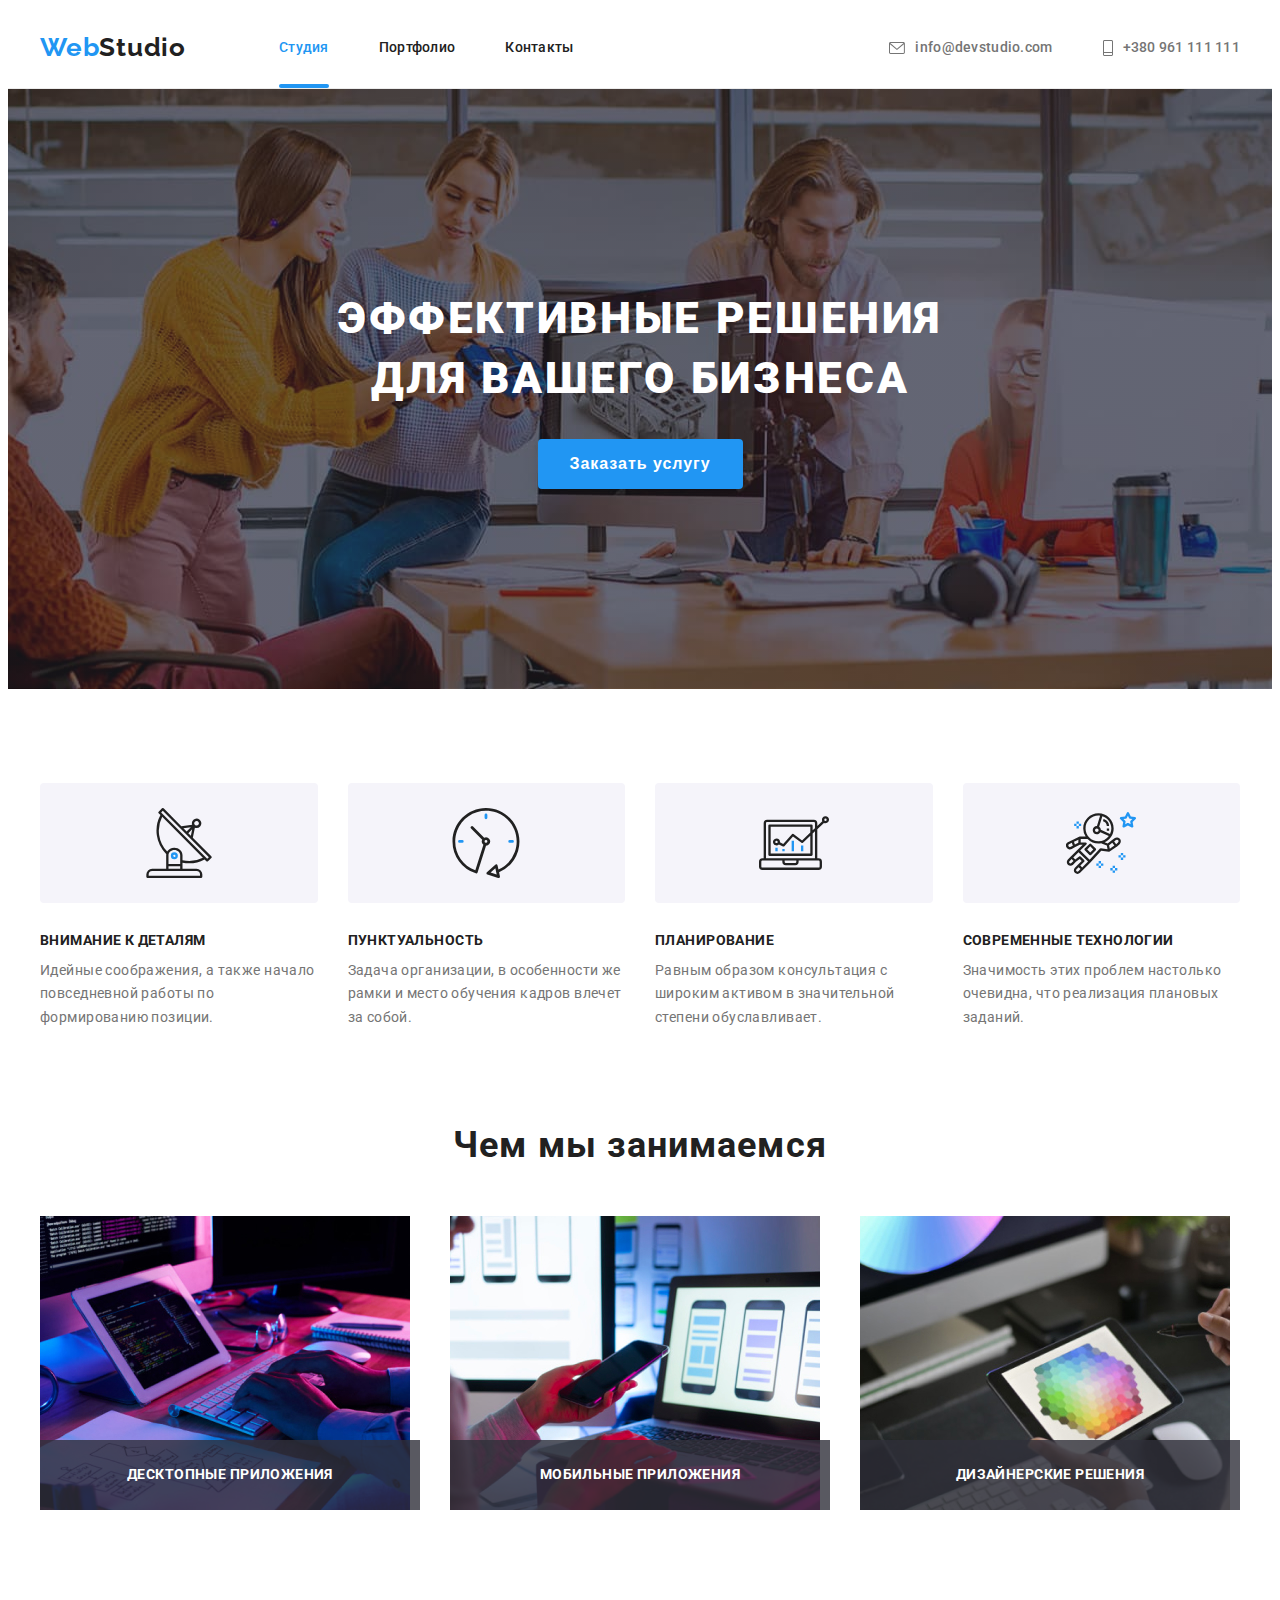
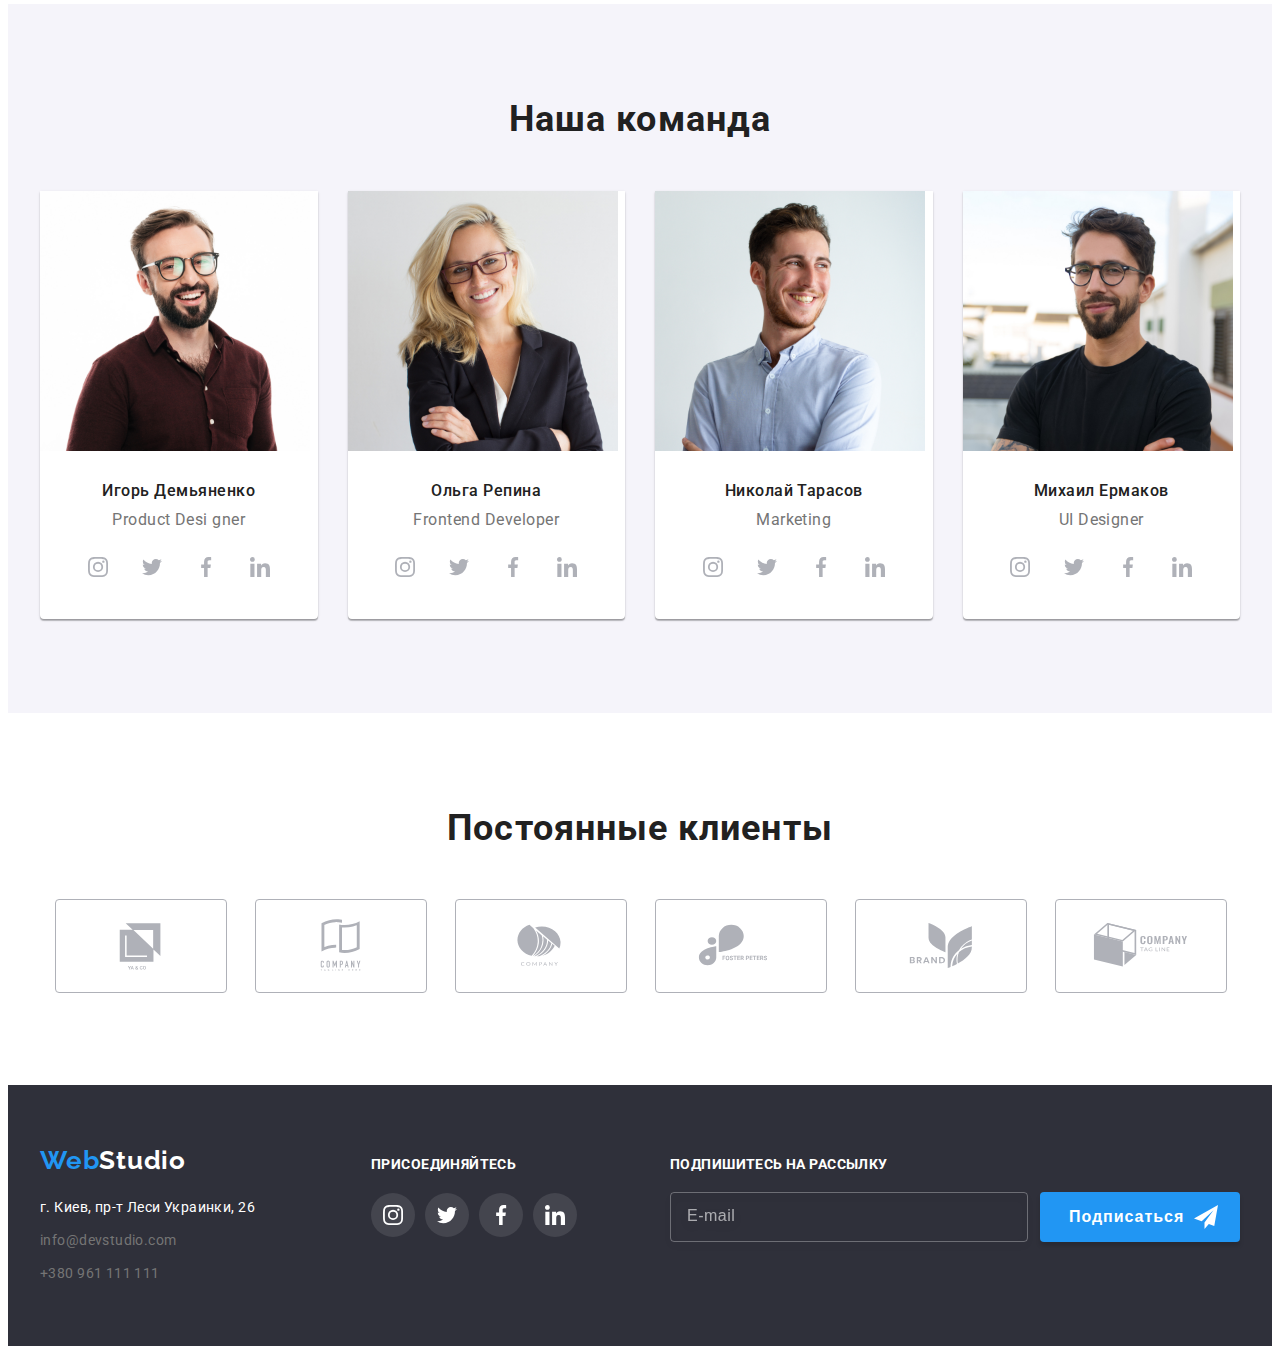
<file: index.html>
<!DOCTYPE html>
<html lang="ru">
  <head>
    <meta charset="UTF-8" />
    <meta http-equiv="X-UA-Compatible" content="IE=edge" />
    <meta name="viewport" content="width=device-width, initial-scale=1.0" />
    <title>Студия</title>
    <link rel="preconnect" href="https://fonts.googleapis.com" />
    <link rel="preconnect" href="https://fonts.gstatic.com" crossorigin />
    <link
      href="https://fonts.googleapis.com/css2?family=Raleway:wght@700&family=Roboto:wght@400;500;700;900&display=swap"
      rel="stylesheet"
    />
    <link
      rel="stylesheet"
      href="https://cdnjs.cloudflare.com/ajax/libs/modern-normalize/1.1.0/modern-normalize.min.css"
      integrity="sha512-wpPYUAdjBVSE4KJnH1VR1HeZfpl1ub8YT/NKx4PuQ5NmX2tKuGu6U/JRp5y+Y8XG2tV+wKQpNHVUX03MfMFn9Q=="
      crossorigin="anonymous"
      referrerpolicy="no-referrer"
    />
    <link rel="stylesheet" href="./css/styles.css" />
  </head>
  <body>
    <!-- Шапка сайта -->
    <header class="header">
      <div class="container header-container">
        <!-- Логотип сайта -->
        <a href="" class="logo"><span class="logo-accent">Web</span>Studio</a>
        <!-- Навигация, телефон, нотакты -->
        <!-- Основной блок навигации -->
        <nav>
          <ul class="nav-container">
            <li class="nav-item"><a href="" class="link current">Студия</a></li>
            <li class="nav-item">
              <a href="./portfolio.html" class="link">Портфолио</a>
            </li>
            <li class="nav-item"><a href="" class="link">Контакты</a></li>
          </ul>
        </nav>
        <!-- Телефон и e-mail -->
        <ul class="header-contacts">
          <li class="contacts-item">
            <a href="mailto:info@devstudio.com" class="link contacts-link">
              <svg width="16" height="12" class="contacts-icon">
                <use href="./images/new-sprite.svg#icon-envelope"></use>
              </svg>
              <span> info@devstudio.com</span>
            </a>
          </li>
          <li class="contacts-item">
            <a href="tel:+380961111111" class="link contacts-link">
              <svg width="10" height="16" class="contacts-icon">
                <use href="./images/new-sprite.svg#icon-phone"></use>
              </svg>
              <span>+380 961 111 111</span>
            </a>
          </li>
        </ul>
      </div>
    </header>

    <!--Уникальный контент страницы  -->
    <main>
      <!-- Заголовок страницы -->
      <section class="hero">
        <div>
          <h1 class="hero-title">Эффективные решения для вашего бизнеса</h1>
          <button type="button" class="hero-button" data-modal-open>Заказать услугу</button>
        </div>
      </section>
      <!-- Особенности компаниии -->
      <section class="section">
        <div class="container">
          <h2 class="visually-hidden">Наши преимущества</h2>
          <ul class="advantages-set">
            <li class="advantages-item">
              <div class="container-advantages-icon">
                <svg width="70" height="70" class="advantages-icon">
                  <use href="./images/new-sprite.svg#icon-antena"></use>
                </svg>
              </div>
              <h3 class="advantages-title">Внимание к деталям</h3>
              <p class="advantages-text">
                Идейные соображения, а также начало повседневной работы по формированию позиции.
              </p>
            </li>

            <li class="advantages-item">
              <div class="container-advantages-icon">
                <svg width="70" height="70" class="advantages-icon">
                  <use href="./images/new-sprite.svg#icon-time"></use>
                </svg>
              </div>
              <h3 class="advantages-title">Пунктуальность</h3>
              <p class="advantages-text">
                Задача организации, в особенности же рамки и место обучения кадров влечет за собой.
              </p>
            </li>

            <li class="advantages-item">
              <div class="container-advantages-icon">
                <svg width="70" height="70" class="advantages-icon">
                  <use href="./images/new-sprite.svg#icon-computer"></use>
                </svg>
              </div>
              <h3 class="advantages-title">Планирование</h3>
              <p class="advantages-text">
                Равным образом консультация с широким активом в значительной степени обуславливает.
              </p>
            </li>

            <li class="advantages-item">
              <div class="container-advantages-icon">
                <svg width="70" height="70">
                  <use href="./images/new-sprite.svg#icon-astronaut" class="advantages-icon"></use>
                </svg>
              </div>
              <h3 class="advantages-title">Современные технологии</h3>
              <p class="advantages-text">
                Значимость этих проблем настолько очевидна, что реализация плановых заданий.
              </p>
            </li>
          </ul>
        </div>
      </section>

      <!-- Чем мы занимаемся -->
      <section class="section our-work">
        <div class="container">
          <h2 class="section-title">Чем мы занимаемся</h2>
          <ul class="our-work-set">
            <li class="our-work-item">
              <img src="./images/computer-and-tablet-1.jpg" alt="computer and tablet" width="370" />
              <p class="our-work-lebel">Десктопные приложения</p>
            </li>

            <li class="our-work-item">
              <img
                src="./images/computer-and-smartphone-1.jpg"
                alt="computer and smartphone"
                width="370"
              />
              <p class="our-work-lebel">Мобильные приложения</p>
            </li>

            <li class="our-work-item">
              <img src="./images/computer-and-tablet-2.jpg" alt="computer and tablet" width="370" />
              <p class="our-work-lebel">Дизайнерские решения</p>
            </li>
          </ul>
        </div>
      </section>

      <!-- Наша команда -->
      <section class="section our-team">
        <div class="container">
          <h2 class="section-title">Наша команда</h2>
          <ul class="our-team-set">
            <li class="our-team-item">
              <img src="./images/Игорь-Демьяненко.jpg" alt="фото Игорь Демьяненко" width="270" />
              <div class="our-team-member">
                <h3 class="our-team-title">Игорь Демьяненко</h3>
                <p class="our-team-text">Product Desi gner</p>
                <ul class="container-team-icon">
                  <li class="team-item">
                    <a href="" class="team-link">
                      <svg width="20" height="20" class="team-icon">
                        <use href="./images/new-sprite.svg#icon-instagram"></use>
                      </svg>
                    </a>
                  </li>
                  <li class="team-item">
                    <a href="" class="team-link">
                      <svg width="20" height="20" class="team-icon">
                        <use href="./images/new-sprite.svg#icon-twiter"></use>
                      </svg>
                    </a>
                  </li>
                  <li class="team-item">
                    <a href="" class="team-link">
                      <svg width="20" height="20" class="team-icon">
                        <use href="./images/new-sprite.svg#icon-facebook"></use>
                      </svg>
                    </a>
                  </li>
                  <li class="team-item">
                    <a href="" class="team-link">
                      <svg width="20" height="20" class="team-icon">
                        <use href="./images/new-sprite.svg#icon-linkedin"></use>
                      </svg>
                    </a>
                  </li>
                </ul>
              </div>
            </li>

            <li class="our-team-item">
              <img src="./images/Ольга-Репина.jpg" alt="фото Ольга Репина" width="270" />
              <div class="our-team-member">
                <h3 class="our-team-title">Ольга Репина</h3>
                <p class="our-team-text">Frontend Developer</p>
                <ul class="container-team-icon">
                  <li class="team-item">
                    <a href="" class="team-link">
                      <svg width="20" height="20" class="team-icon">
                        <use href="./images/new-sprite.svg#icon-instagram"></use>
                      </svg>
                    </a>
                  </li>
                  <li class="team-item">
                    <a href="" class="team-link">
                      <svg width="20" height="20" class="team-icon">
                        <use href="./images/new-sprite.svg#icon-twiter"></use>
                      </svg>
                    </a>
                  </li>
                  <li class="team-item">
                    <a href="" class="team-link">
                      <svg width="20" height="20" class="team-icon">
                        <use href="./images/new-sprite.svg#icon-facebook"></use>
                      </svg>
                    </a>
                  </li>
                  <li class="team-item">
                    <a href="" class="team-link">
                      <svg width="20" height="20" class="team-icon">
                        <use href="./images/new-sprite.svg#icon-linkedin"></use>
                      </svg>
                    </a>
                  </li>
                </ul>
              </div>
            </li>

            <li class="our-team-item">
              <img src="./images/Николай-Тарасов.jpg" alt="фото Николай Тарасов" width="270" />
              <div class="our-team-member">
                <h3 class="our-team-title">Николай Тарасов</h3>
                <p class="our-team-text">Marketing</p>
                <ul class="container-team-icon">
                  <li class="team-item">
                    <a href="" class="team-link">
                      <svg width="20" height="20" class="team-icon">
                        <use href="./images/new-sprite.svg#icon-instagram"></use>
                      </svg>
                    </a>
                  </li>
                  <li class="team-item">
                    <a href="" class="team-link">
                      <svg width="20" height="20" class="team-icon">
                        <use href="./images/new-sprite.svg#icon-twiter"></use>
                      </svg>
                    </a>
                  </li>
                  <li class="team-item">
                    <a href="" class="team-link">
                      <svg width="20" height="20" class="team-icon">
                        <use href="./images/new-sprite.svg#icon-facebook"></use>
                      </svg>
                    </a>
                  </li>
                  <li class="team-item">
                    <a href="" class="team-link">
                      <svg width="20" height="20" class="team-icon">
                        <use href="./images/new-sprite.svg#icon-linkedin"></use>
                      </svg>
                    </a>
                  </li>
                </ul>
              </div>
            </li>

            <li class="our-team-item">
              <img src="./images/Михаил-Ермаков.jpg" alt="фото Михаил Ермаков" width="270" />
              <div class="our-team-member">
                <h3 class="our-team-title">Михаил Ермаков</h3>
                <p class="our-team-text">UI Designer</p>
                <ul class="container-team-icon">
                  <li class="team-item">
                    <a href="" class="team-link">
                      <svg width="20" height="20" class="team-icon">
                        <use href="./images/new-sprite.svg#icon-instagram"></use>
                      </svg>
                    </a>
                  </li>
                  <li class="team-item">
                    <a href="" class="team-link">
                      <svg width="20" height="20" class="team-icon">
                        <use href="./images/new-sprite.svg#icon-twiter"></use>
                      </svg>
                    </a>
                  </li>
                  <li class="team-item">
                    <a href="" class="team-link">
                      <svg width="20" height="20" class="team-icon">
                        <use href="./images/new-sprite.svg#icon-facebook"></use>
                      </svg>
                    </a>
                  </li>
                  <li class="team-item">
                    <a href="" class="team-link">
                      <svg width="20" height="20" class="team-icon">
                        <use href="./images/new-sprite.svg#icon-linkedin"></use>
                      </svg>
                    </a>
                  </li>
                </ul>
              </div>
            </li>
          </ul>
        </div>
      </section>

      <!-- Постоянные клиенты -->

      <section class="section">
        <div class="container">
          <h2 class="section-title">Постоянные клиенты</h2>
          <ul class="clients-set">
            <li class="clients-item">
              <a href="" class="clients-link">
                <svg width="106" height="60" class="clients-icon">
                  <use href="./images/new-sprite.svg#icon-ya-co"></use>
                </svg>
              </a>
            </li>
            <li class="clients-item">
              <a href="" class="clients-link">
                <svg width="106" height="60" class="clients-icon">
                  <use href="./images/new-sprite.svg#icon-company-tag-line"></use>
                </svg>
              </a>
            </li>
            <li class="clients-item">
              <a href="" class="clients-link">
                <svg width="106" height="60" class="clients-icon">
                  <use href="./images/new-sprite.svg#icon-company"></use>
                </svg>
              </a>
            </li>
            <li class="clients-item">
              <a href="" class="clients-link">
                <svg width="106" height="60" class="clients-icon">
                  <use href="./images/new-sprite.svg#icon-foster-peters"></use>
                </svg>
              </a>
            </li>
            <li class="clients-item">
              <a href="" class="clients-link">
                <svg width="106" height="60" class="clients-icon">
                  <use href="./images/new-sprite.svg#icon-brand"></use>
                </svg>
              </a>
            </li>
            <li class="clients-item">
              <a href="" class="clients-link">
                <svg width="106" height="60" class="clients-icon">
                  <use href="./images/new-sprite.svg#icon-tag-line"></use>
                </svg>
              </a>
            </li>
          </ul>
        </div>
      </section>
    </main>

    <!-- Футер -->
    <footer class="footer">
      <!-- Адрес -->
      <div class="container address-join-container">
        <div class="logo-address-container">
          <a href="" class="logo"
            ><span class="logo-accent">Web</span><span class="logo-accent-studio">Studio</span></a
          >
          <address class="address">
            <ul class="address-set">
              <li class="address-item">
                <a
                  href="https://goo.gl/maps/mUnxRLxeDmvpBzua8"
                  target="_blank"
                  class="footer-link address-link"
                  >г. Киев, пр-т Леси Украинки, 26</a
                >
              </li>
              <li class="address-item">
                <a href="mailto:info@devstudio.com" class="footer-link">info@devstudio.com</a>
              </li>
              <li class="address-item">
                <a href="tel:+380961111111" class="footer-link">+380 961 111 111</a>
              </li>
            </ul>
          </address>
        </div>
        <!-- Присоединяйтесь -->
        <div class="join-container">
          <p class="join-text">присоединяйтесь</p>
          <ul class="join-set">
            <li class="join-item">
              <a href="" class="join-link">
                <svg width="20" height="20" class="join-icon">
                  <use href="./images/new-sprite.svg#icon-instagram"></use>
                </svg>
              </a>
            </li>
            <li class="join-item">
              <a href="" class="join-link">
                <svg width="20" height="20" class="join-icon">
                  <use href="./images/new-sprite.svg#icon-twiter"></use>
                </svg>
              </a>
            </li>
            <li class="join-item">
              <a href="" class="join-link">
                <svg width="20" height="20" class="join-icon">
                  <use href="./images/new-sprite.svg#icon-facebook"></use>
                </svg>
              </a>
            </li>
            <li class="join-item">
              <a href="" class="join-link">
                <svg width="20" height="20" class="join-icon">
                  <use href="./images/new-sprite.svg#icon-linkedin"></use>
                </svg>
              </a>
            </li>
          </ul>
        </div>
        <!-- Подпишитесь на рассылку -->
        <form class="sign-form">
          <label class="sign-label">
            Подпишитесь на рассылку
            <input type="email" name="email" class="sign-input" placeholder="E-mail" />
          </label>
          <button type="submit" class="sign-button">
            Подписаться
            <svg width="24" height="24" class="sign-button-icon">
              <use href="./images/icons.svg#icon-send"></use>
            </svg>
          </button>
        </form>
      </div>
    </footer>
    <div class="backdrop is-hidden" data-modal>
      <div class="modal" data-modal-open>
        <button class="modal-close" data-modal-close>
          <svg width="11" height="11" class="close-icon">
            <use href="./images/new-sprite.svg#icon-close"></use>
          </svg>
        </button>
        <form class="callback-form">
          <p class="callback-form-title">Оставьте свои данные, мы вам перезвоним</p>
          <label class="callback-form-label">
            Имя
            <span class="callback-form-group">
              <input type="text" name="name" class="callback-form-input" />
              <svg width="18" height="18" class="callback-input-icon">
                <use href="./images/icons.svg#icon-person-black"></use>
              </svg>
            </span>
          </label>
          <label class="callback-form-label">
            Телефон
            <span class="callback-form-group">
              <input type="tel" name="tel" class="callback-form-input" />
              <svg width="18" height="18" class="callback-input-icon">
                <use href="./images/icons.svg#icon-phone-black"></use>
              </svg>
            </span>
          </label>
          <label class="callback-form-label">
            Почта
            <span class="callback-form-group">
              <input type="email" name="email" class="callback-form-input" />
              <svg width="18" height="18" class="callback-input-icon">
                <use href="./images/icons.svg#icon-email-black"></use>
              </svg>
            </span>
          </label>
          <label class="callback-form-label">
            Комментарий
            <textarea
              name="comment"
              placeholder="Введите текст"
              class="callback-form-comment"
            ></textarea>
          </label>
          <label class="checkbox-label">
            <input type="checkbox" class="checkbox-input visually-hidden" />
            <svg width="16" height="15" class="checkbox-icon">
              <use href="./images/icons.svg#icon-check"></use>
            </svg>
            Соглашаюсь с рассылкой и принимаю<a href="" class="policy">Условия договора</a>
          </label>
          <button type="submit" class="callback-button">Отправить</button>
        </form>
      </div>
    </div>
    <script src="./js/modal.js"></script>
  </body>
</html>
</file>
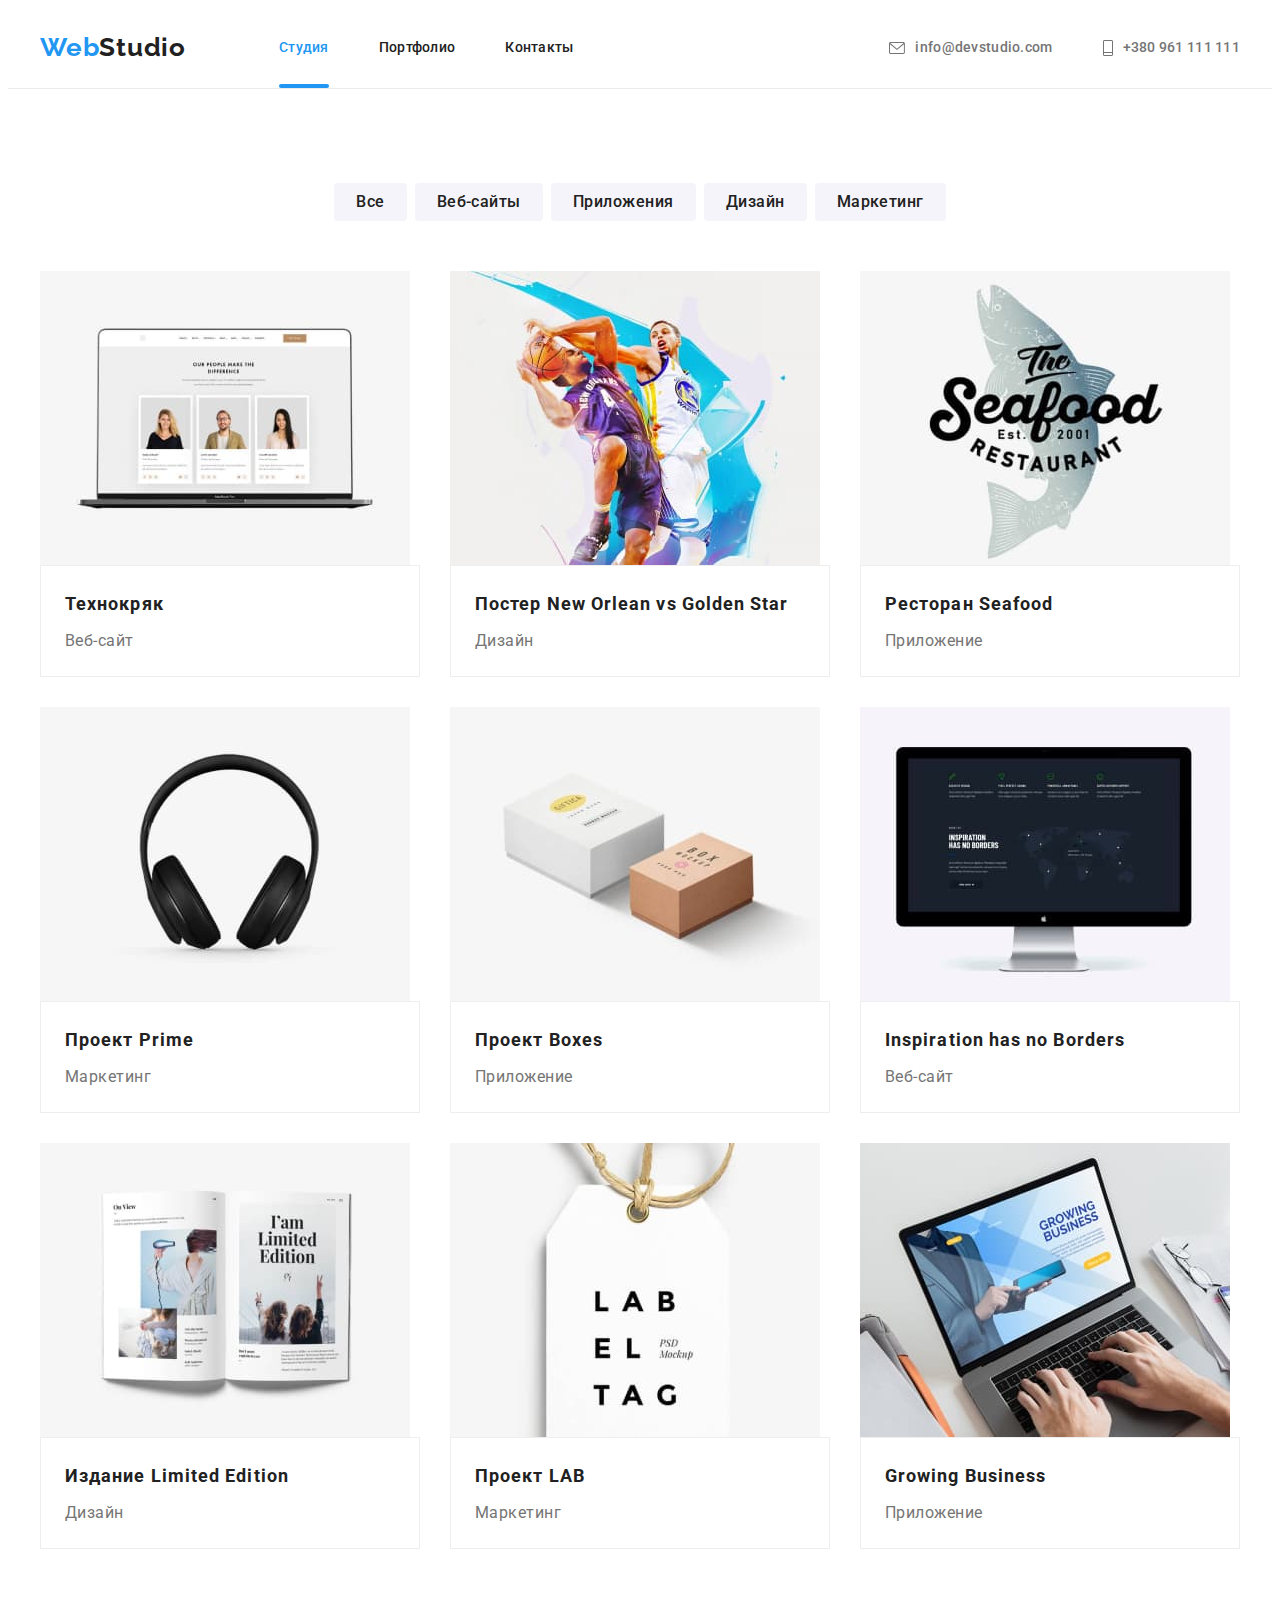
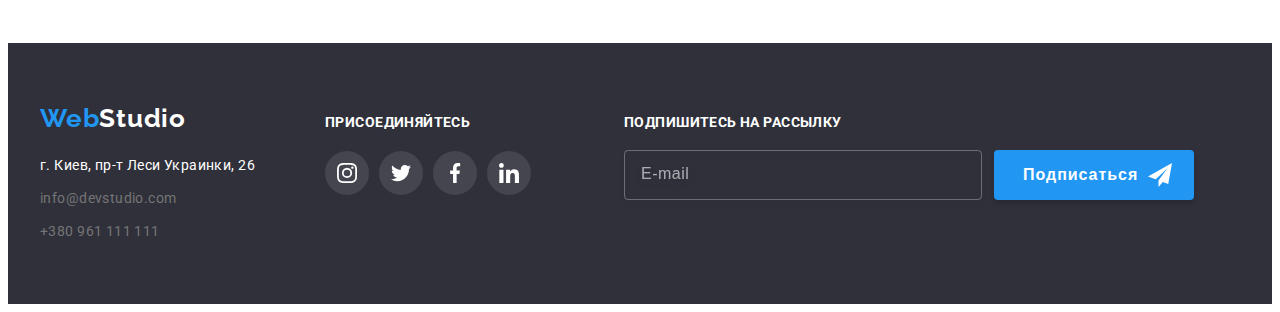
<file: portfolio.html>
<!DOCTYPE html>
<html lang="en">
  <head>
    <meta charset="UTF-8" />
    <meta http-equiv="X-UA-Compatible" content="IE=edge" />
    <meta name="viewport" content="width=device-width, initial-scale=1.0" />
    <title>Портфолио</title>
    <link
      rel="stylesheet"
      href="https://cdnjs.cloudflare.com/ajax/libs/modern-normalize/1.1.0/modern-normalize.min.css"
      integrity="sha512-wpPYUAdjBVSE4KJnH1VR1HeZfpl1ub8YT/NKx4PuQ5NmX2tKuGu6U/JRp5y+Y8XG2tV+wKQpNHVUX03MfMFn9Q=="
      crossorigin="anonymous"
      referrerpolicy="no-referrer"
    />
    <link rel="preconnect" href="https://fonts.googleapis.com" />
    <link rel="preconnect" href="https://fonts.gstatic.com" crossorigin />
    <link
      href="https://fonts.googleapis.com/css2?family=Raleway:wght@700&family=Roboto:wght@400;500;700;900&display=swap"
      rel="stylesheet"
    />
    <link rel="stylesheet" href="./css/styles.css" />
  </head>
  <body>
    <!-- Шапка сайта -->
    <header class="header">
      <div class="container header-container">
        <!-- Логотип сайта -->
        <a href="" class="logo"><span class="logo-accent">Web</span>Studio</a>
        <!-- Навигация, телефон, нотакты -->
        <!-- Основной блок навигации -->
        <nav>
          <ul class="nav-container">
            <li class="nav-item"><a href="" class="link current">Студия</a></li>
            <li class="nav-item">
              <a href="./portfolio.html" class="link">Портфолио</a>
            </li>
            <li class="nav-item"><a href="" class="link">Контакты</a></li>
          </ul>
        </nav>
        <!-- Телефон и e-mail -->
        <ul class="header-contacts">
          <li class="contacts-item">
            <a href="mailto:info@devstudio.com" class="link contacts-link">
              <svg width="16" height="12" class="contacts-icon">
                <use href="./images/new-sprite.svg#icon-envelope"></use>
              </svg>
              <span> info@devstudio.com</span>
            </a>
          </li>
          <li class="contacts-item">
            <a href="tel:+380961111111" class="link contacts-link">
              <svg width="10" height="16" class="contacts-icon">
                <use href="./images/new-sprite.svg#icon-phone"></use>
              </svg>
              <span>+380 961 111 111</span>
            </a>
          </li>
        </ul>
      </div>
    </header>

    <!-- Уникальный контент -->
    <main>
      <section class="section">
        <div class="container">
          <h1 class="visually-hidden">Примеры работ</h1>
          <ul class="exemples-set">
            <li class="exemples-item">
              <button type="button" class="exemples-button">Все</button>
            </li>
            <li class="exemples-item">
              <button type="button" class="exemples-button">Веб-сайты</button>
            </li>
            <li class="exemples-item">
              <button type="button" class="exemples-button">Приложения</button>
            </li>
            <li class="exemples-item">
              <button type="button" class="exemples-button">Дизайн</button>
            </li>
            <li class="exemples-item">
              <button type="button" class="exemples-button">Маркетинг</button>
            </li>
          </ul>
          <ul class="galery-set">
            <li class="galery-item">
              <a href="" class="galery-link">
                <div class="galery-item-wrap">
                  <img src="./images/tehnokriak.jpg" alt="laptop" width="370" />
                  <p class="galery-item-text">
                    Технокряк это современная площадка распространения коронавируса. Компании
                    используют эту платформу для цифрового шпионажа и атак на защищённые сервера
                    конкурентов.
                  </p>
                </div>
                <div class="item-name">
                  <h2 class="galery-title">Технокряк</h2>
                  <p class="galery-text">Веб-сайт</p>
                </div>
              </a>
            </li>

            <li class="galery-item">
              <a href="" class="galery-link">
                <div class="galery-item-wrap">
                  <img
                    src="./images/new-orlean-vs-golden-star.jpg"
                    alt="Постер New Orlean vs Golden Star"
                    width="370"
                  />
                  <p class="galery-item-text">
                    Технокряк это современная площадка распространения коронавируса. Компании
                    используют эту платформу для цифрового шпионажа и атак на защищённые сервера
                    конкурентов.
                  </p>
                </div>
                <div class="item-name">
                  <h2 class="galery-title">Постер New Orlean vs Golden Star</h2>
                  <p class="galery-text">Дизайн</p>
                </div>
              </a>
            </li>

            <li class="galery-item">
              <a href="" class="galery-link">
                <div class="galery-item-wrap">
                  <img src="./images/restorant-seafood.jpg" alt="Ресторан Seafood" width="370" />
                  <p class="galery-item-text">
                    Технокряк это современная площадка распространения коронавируса. Компании
                    используют эту платформу для цифрового шпионажа и атак на защищённые сервера
                    конкурентов.
                  </p>
                </div>
                <div class="item-name">
                  <h2 class="galery-title">Ресторан Seafood</h2>
                  <p class="galery-text">Приложение</p>
                </div>
              </a>
            </li>

            <li class="galery-item">
              <a href="" class="galery-link">
                <div class="galery-item-wrap">
                  <img src="./images/prime.jpg" alt="Проект Prime" width="370" />
                  <p class="galery-item-text">
                    Технокряк это современная площадка распространения коронавируса. Компании
                    используют эту платформу для цифрового шпионажа и атак на защищённые сервера
                    конкурентов.
                  </p>
                </div>
                <div class="item-name">
                  <h2 class="galery-title">Проект Prime</h2>
                  <p class="galery-text">Маркетинг</p>
                </div>
              </a>
            </li>

            <li class="galery-item">
              <a href="" class="galery-link">
                <div class="galery-item-wrap">
                  <img src="./images/boxes.jpg" alt="Проект Boxes" width="370" />
                  <p class="galery-item-text">
                    Технокряк это современная площадка распространения коронавируса. Компании
                    используют эту платформу для цифрового шпионажа и атак на защищённые сервера
                    конкурентов.
                  </p>
                </div>
                <div class="item-name">
                  <h2 class="galery-title">Проект Boxes</h2>
                  <p class="galery-text">Приложение</p>
                </div>
              </a>
            </li>

            <li class="galery-item">
              <a href="" class="galery-link">
                <div class="galery-item-wrap">
                  <img
                    src="./images/inspiration-has-no-borders.jpg"
                    alt="Inspiration has no Borders"
                    width="370"
                  />
                  <p class="galery-item-text">
                    Технокряк это современная площадка распространения коронавируса. Компании
                    используют эту платформу для цифрового шпионажа и атак на защищённые сервера
                    конкурентов.
                  </p>
                </div>
                <div class="item-name">
                  <h2 class="galery-title">Inspiration has no Borders</h2>
                  <p class="galery-text">Веб-сайт</p>
                </div>
              </a>
            </li>

            <li class="galery-item">
              <a href="" class="galery-link">
                <div class="galery-item-wrap">
                  <img
                    src="./images/limited-edition.jpg"
                    alt="Издание Limited Edition"
                    width="370"
                  />
                  <p class="galery-item-text">
                    Технокряк это современная площадка распространения коронавируса. Компании
                    используют эту платформу для цифрового шпионажа и атак на защищённые сервера
                    конкурентов.
                  </p>
                </div>
                <div class="item-name">
                  <h2 class="galery-title">Издание Limited Edition</h2>
                  <p class="galery-text">Дизайн</p>
                </div>
              </a>
            </li>

            <li class="galery-item">
              <a href="" class="galery-link">
                <div class="galery-item-wrap">
                  <img src="./images/lab.jpg" alt="Проект LAB" width="370" />
                  <p class="galery-item-text">
                    Технокряк это современная площадка распространения коронавируса. Компании
                    используют эту платформу для цифрового шпионажа и атак на защищённые сервера
                    конкурентов.
                  </p>
                </div>
                <div class="item-name">
                  <h2 class="galery-title">Проект LAB</h2>
                  <p class="galery-text">Маркетинг</p>
                </div>
              </a>
            </li>

            <li class="galery-item">
              <a href="" class="galery-link">
                <div class="galery-item-wrap">
                  <img src="./images/growing-business.jpg" alt="Growing Business" width="370" />
                  <p class="galery-item-text">
                    Технокряк это современная площадка распространения коронавируса. Компании
                    используют эту платформу для цифрового шпионажа и атак на защищённые сервера
                    конкурентов.
                  </p>
                </div>
                <div class="item-name">
                  <h2 class="galery-title">Growing Business</h2>
                  <p class="galery-text">Приложение</p>
                </div>
              </a>
            </li>
          </ul>
        </div>
      </section>
    </main>
    <!-- Футер -->
    <footer class="footer">
      <!-- Адрес -->
      <div class="container address-join-container">
        <div class="logo-address-cotainer">
          <a href="" class="logo"
            ><span class="logo-accent">Web</span><span class="logo-accent-studio">Studio</span></a
          >
          <address class="address">
            <ul class="address-set">
              <li class="address-item">
                <a
                  href="https://goo.gl/maps/mUnxRLxeDmvpBzua8"
                  target="_blank"
                  class="footer-link address-link"
                  >г. Киев, пр-т Леси Украинки, 26</a
                >
              </li>
              <li class="address-item">
                <a href="mailto:info@devstudio.com" class="footer-link">info@devstudio.com</a>
              </li>
              <li class="address-item">
                <a href="tel:+380961111111" class="footer-link">+380 961 111 111</a>
              </li>
            </ul>
          </address>
        </div>
        <!-- Присоединяйтесь -->
        <div class="join-container">
          <p class="join-text">присоединяйтесь</p>
          <ul class="join-set">
            <li class="join-item">
              <a href="" class="join-link">
                <svg width="20" height="20" class="join-icon">
                  <use href="./images/new-sprite.svg#icon-instagram"></use>
                </svg>
              </a>
            </li>
            <li class="join-item">
              <a href="" class="join-link">
                <svg width="20" height="20" class="join-icon">
                  <use href="./images/new-sprite.svg#icon-twiter"></use>
                </svg>
              </a>
            </li>
            <li class="join-item">
              <a href="" class="join-link">
                <svg width="20" height="20" class="join-icon">
                  <use href="./images/new-sprite.svg#icon-facebook"></use>
                </svg>
              </a>
            </li>
            <li class="join-item">
              <a href="" class="join-link">
                <svg width="20" height="20" class="join-icon">
                  <use href="./images/new-sprite.svg#icon-linkedin"></use>
                </svg>
              </a>
            </li>
          </ul>
        </div>
        <!-- Подпишитесь на рассылку -->
        <form class="sign-form">
          <label class="sign-label">
            Подпишитесь на рассылку
            <input type="email" name="email" class="sign-input" placeholder="E-mail" />
          </label>
          <button type="submit" class="sign-button">
            Подписаться
            <svg width="24" height="24" class="sign-button-icon">
              <use href="./images/icons.svg#icon-send"></use>
            </svg>
          </button>
        </form>
      </div>
    </footer>
  </body>
</html>
</file>
<file: css/styles.css>
/* 
font-family: 'Roboto', sans-serif; (Основной шрифт страницы)
font-style: normal; (Основной стиль шрифта страницы)
color: #757575; (Первый цвет шрифта)
color: #212121; (Второй цвет шрифта)
color: #2196F3; (Третий цвет шрифта)
background-color: #FFFFFF; (header)
background-color: #2F303A; (секция Заголовок страницы)
background-color: #E5E5E5; (секции Особенности компаниии, Чем мы занимаемся)
background-color: #F5F4FA; (секция Наша команда)
background: #2F303A; (Футер)
*/
/* Studio */
:root {
  --header-hero-color: #ffffff;
  --advantages-our-team-color: #f5f4fa;
  --footer-hero-bg-color: #2f303a;
  --link-hover-color: #2196f3;
  --accent-link-color: #afb1b8;
  --text-first-color: #757575;
  --text-second-color: #212121;
  --text-third-color: #2196f3;
  --text-fourth-color: #f5f4fa;
  --text-fifth-color: #ffffff;
}
body {
  font-family: 'Roboto', sans-serif;
  color: var(--text-first-color);

  /* Reset */
}
h1,
h2,
h3,
p,
ul,
li {
  margin: 0;
  padding: 0;
}
img {
  display: block;
  max-width: 100%;
  height: auto;
}

/* -------- */
ul {
  list-style: none;
}
.visually-hidden {
  position: absolute;
  white-space: nowrap;
  width: 1px;
  height: 1px;
  overflow: hidden;
  border: 0;
  padding: 0;
  clip: rect(0 0 0 0);
  clip-path: inset(50%);
  margin: -1px;
}
.container {
  width: 1200px;
  padding-left: 15px;
  padding-right: 15px;
  margin-left: auto;
  margin-right: auto;
}
.section {
  padding-top: 94px;
  padding-bottom: 94px;
}

/* -------- */

/* Header */

.header-container {
  display: flex;
  align-items: center;
}
nav {
  margin-left: 93px;
}
.nav-container {
  display: flex;
}
.header-contacts {
  display: flex;
  margin-left: auto;
}
.nav-container > .nav-item:not(:first-child) {
  margin-left: 50px;
}
.header {
  background-color: var(--header-hero-color);
  border-bottom: 1px solid #ececec;
}
.logo {
  transition: color 250ms cubic-bezier(0.4, 0, 0.2, 1);
  font-family: 'Raleway', sans-serif;
  font-weight: 700;
  font-size: 26px;
  font-style: normal;
  line-height: 1.2;
  letter-spacing: 0.03em;
  text-decoration: none;
  color: var(--text-second-color);
}

.logo-accent {
  color: var(--text-third-color);
}
.link {
  transition: color 250ms cubic-bezier(0.4, 0, 0.2, 1);
  display: block;
  width: 100%;
  padding-top: 32px;
  padding-bottom: 32px;
  text-decoration: none;
  font-weight: 500;
  font-size: 14px;
  line-height: 1.14;
  letter-spacing: 0.02em;
  color: var(--text-second-color);
}
.contacts-item:last-child {
  margin-left: 50px;
}
.current {
  position: relative;
  color: var(--text-third-color);
}
.current::after {
  content: '';
  display: block;
  width: 100%;
  height: 4px;
  background-color: var(--link-hover-color);
  position: absolute;
  bottom: 0;
  border-radius: 2px;
}
.link:hover,
.link:focus,
.footer-link:hover,
.footer-link:focus,
.logo:hover,
.logo:focus,
.logo:hover .logo-accent-studio,
.logo:focus .logo-accent-studio {
  color: var(--text-third-color);
}
.contacts-link {
  display: flex;
  align-items: center;
  color: var(--text-first-color);
}
.contacts-icon {
  margin-right: 10px;
  fill: currentColor;
}

/* Main */

/* Hero */
.hero {
  max-width: 1600px;
  padding: 200px 0;
  margin-left: auto;
  margin-right: auto;
  background-image: linear-gradient(rgba(47, 48, 58, 0.4), rgba(47, 48, 58, 0.4)),
    url(../images/background-heder.jpg);
  background-repeat: no-repeat;
  background-size: 1600px;
  background-position: 50% 50%;
}

.hero-title {
  width: 700px;
  margin-bottom: 30px;
  margin-left: auto;
  margin-right: auto;
  font-weight: 900;
  font-size: 44px;
  line-height: 1.36;
  text-align: center;
  letter-spacing: 0.06em;
  text-transform: uppercase;
  color: var(--header-hero-color);
}
.hero-button {
  display: block;
  margin-left: auto;
  margin-right: auto;
  padding: 10px 32px;
  border: 0;
  /* width: 200px;
  height: 50px; */
  font-weight: 700;
  font-size: 16px;
  line-height: 1.87;
  text-align: center;
  letter-spacing: 0.06em;
  cursor: pointer;
  color: var(--header-hero-color);
  background-color: var(--link-hover-color);
  box-shadow: 0px 4px 4px rgba(0, 0, 0, 0.15);
  border-radius: 4px;
}
/* Особенности компаниии */

.advantages-set,
.our-team-set {
  display: flex;
  margin: 0;
  margin-right: -30px;
  /* flex-wrap: wrap; */
  /* width: 1200px; */
}
.advantages-item,
.our-team-item {
  flex-basis: calc(100% / 4 - 30px);
  /* outline: solid 1px coral; */
  margin-right: 30px;
}
.container-advantages-icon {
  height: 120px;
  margin-bottom: 30px;
  border-radius: 4px;
  display: flex;
  justify-content: center;
  align-items: center;
}

.advantages-title {
  font-weight: 700;
  font-size: 14px;
  line-height: 1.14;
  letter-spacing: 0.03em;
  text-transform: uppercase;
  color: var(--text-second-color);
}
.advantages-text,
.footer-link {
  font-size: 14px;
  line-height: 1.71;
  letter-spacing: 0.03em;
}
.advantages-text {
  margin-top: 10px;
}
/* Чем мы занимаемся */

.our-work {
  padding-top: 0;
}
.our-work-set {
  display: flex;
  margin: 0;
  margin-right: -30px;
}
.section-title {
  margin-bottom: 50px;
  font-weight: 700;
  font-size: 36px;
  line-height: 1.17;
  text-align: center;
  letter-spacing: 0.03em;
  color: var(--text-second-color);
}
.our-work-item {
  position: relative;
  flex-basis: calc(100% / 3 - 30px);
  margin-right: 30px;
}
.our-work-lebel {
  display: flex;
  align-items: center;
  justify-content: center;
  height: 70px;
  width: 100%;
  position: absolute;
  bottom: 0;
  font-style: normal;
  font-weight: 700;
  font-size: 14px;
  line-height: 1.14;
  letter-spacing: 0.03em;
  text-transform: uppercase;
  color: var(--text-fifth-color);
  background-color: rgba(47, 48, 58, 0.8);
}

/* Наша команда */

.our-team,
.container-advantages-icon {
  background-color: var(--advantages-our-team-color);
}
.our-team-item {
  /* outline: solid 1px coral; */
  background: var(--header-hero-color);
  box-shadow: 0px 1px 3px rgba(0, 0, 0, 0.12), 0px 1px 1px rgba(0, 0, 0, 0.14),
    0px 2px 1px rgba(0, 0, 0, 0.2);
  border-radius: 0px 0px 4px 4px;
}
.our-team-member {
  padding-top: 30px;
  padding-bottom: 30px;
}
.container-team-icon {
  margin-top: 16px;
  display: flex;
  justify-content: center;
}
.team-item {
  height: 44px;
  width: 44px;
}
.team-link {
  transition: background-color 250ms cubic-bezier(0.4, 0, 0.2, 1);
  display: flex;
  justify-content: center;
  align-items: center;
  width: 100%;
  height: 100%;
  border-radius: 50%;
  color: var(--accent-link-color);
}
.team-icon {
  transition: color 250ms cubic-bezier(0.4, 0, 0.2, 1);
  fill: currentColor;
}
.team-link:hover .team-icon,
.team-link:focus .team-icon {
  color: var(--text-fifth-color);
}
.team-link:hover,
.team-link:focus {
  background-color: var(--link-hover-color);
}

.team-item + .team-item {
  margin-left: 10px;
}
.our-team-text {
  margin-top: 10px;
}
.our-team-title,
.our-team-text,
.exemples-button {
  font-weight: 500;
  font-size: 16px;
  line-height: 1.19;
  text-align: center;
  letter-spacing: 0.03em;
  color: var(--text-second-color);
}
.our-team-text {
  font-weight: 400;
  color: var(--text-first-color);
}

/* Постоянные клиенты */

.clients-set {
  display: flex;
  justify-content: center;
  align-items: center;
}
.clients-item {
  width: 170px;
  height: 92px;
}
.clients-item + .clients-item {
  margin-left: 30px;
}
.clients-link {
  transition: border-color 250ms cubic-bezier(0.4, 0, 0.2, 1);
  display: flex;
  justify-content: center;
  align-items: center;
  width: 100%;
  height: 100%;
  color: var(--accent-link-color);
  border: 1px solid var(--accent-link-color);
  border-radius: 4px;
}
.clients-icon {
  transition: color 250ms cubic-bezier(0.4, 0, 0.2, 1);
  fill: currentColor;
}
.clients-link:hover,
.clients-link:focus {
  border-color: var(--link-hover-color);
}

.clients-link:hover .clients-icon,
.clients-link:focus .clients-icon {
  color: var(--link-hover-color);
}

/* Footer */

.footer {
  padding-top: 60px;
  padding-bottom: 60px;
  background-color: var(--footer-hero-bg-color);
}
.logo-address-container {
  flex-grow: 1;
}
.address-set {
  margin-top: 20px;
}
.address-item:not(:first-child) {
  margin-top: 9px;
}
.footer-link {
  transition: color 250ms cubic-bezier(0.4, 0, 0.2, 1);
  display: block;
  cursor: pointer;
  font-style: normal;
  text-decoration: none;
  color: var(--text-first-color);
}
.address-link {
  color: var(--text-fifth-color);
}
.logo-accent-studio {
  color: var(--text-fifth-color);
  transition: color 250ms cubic-bezier(0.4, 0, 0.2, 1);
}

/* Join */

.address-join-container {
  display: flex;
  align-items: baseline;
}
.join-container {
  margin-left: 70px;
}
.join-text {
  font-style: normal;
  font-weight: bold;
  font-size: 14px;
  line-height: 1.14;
  letter-spacing: 0.03em;
  text-transform: uppercase;
  color: var(--text-fifth-color);
}
.join-set {
  display: flex;
  margin-top: 20px;
}
.join-item {
  height: 44px;
  width: 44px;
}
.join-item + .join-item {
  margin-left: 10px;
}
.join-link {
  transition: background-color 250ms cubic-bezier(0.4, 0, 0.2, 1);
  display: flex;
  justify-content: center;
  align-items: center;
  width: 100%;
  height: 100%;
  border-radius: 50%;
  background-color: rgba(255, 255, 255, 0.1);
  color: var(--text-fifth-color);
}
.join-icon {
  fill: currentColor;
}
.join-link:hover .team-icon,
.join-link:focus .team-icon {
  color: var(--text-fifth-color);
}
.join-link:hover,
.join-link:focus {
  background-color: var(--link-hover-color);
}
/* Подпишитесь на рассылку */
.sign-form {
  display: flex;
  align-items: flex-end;
  margin-left: 93px;
}
.sign-label {
  width: 358px;
  margin-right: 12px;
  font-weight: 700;
  font-size: 14px;
  line-height: 16px;
  letter-spacing: 0.03em;
  text-transform: uppercase;
  color: var(--text-fifth-color);
}
.sign-input {
  width: 358px;
  height: 50px;
  margin-top: 20px;
  padding-top: 15px;
  padding-bottom: 15px;
  padding-left: 16px;
  color: var(--text-fifth-color);
  background-color: transparent;
  border: 1px solid rgba(255, 255, 255, 0.3);
  box-sizing: border-box;
  filter: drop-shadow(0px 4px 4px rgba(0, 0, 0, 0.15));
  border-radius: 4px;
}
.sign-input::placeholder {
  font-weight: 400;
  font-size: 16px;
  line-height: 1.25;
  display: flex;
  align-items: center;
  letter-spacing: 0.03em;
  color: rgba(255, 255, 255, 0.6);
}
.sign-button {
  display: inline-flex;
  align-items: center;
  width: 200px;
  height: 50px;
  padding: 0;
  margin: 0;
  padding-left: 29px;
  font-weight: 700;
  cursor: pointer;
  font-size: 16px;
  line-height: 1.87;
  text-align: center;
  letter-spacing: 0.06em;
  color: var(--text-fifth-color);
  box-shadow: 0px 4px 4px rgba(0, 0, 0, 0.15);
  border: 0;
  border-radius: 4px;
  background-color: var(--link-hover-color);
}
.sign-button-icon {
  margin-left: 10px;
  fill: currentColor;
}
/* -------Modal--------- */
.backdrop {
  position: fixed;
  top: 0;
  left: 0;
  width: 100%;
  height: 100%;
  background-color: rgba(0, 0, 0, 0.2);
  transition: opacity 250ms cubic-bezier(0.4, 0, 0.2, 1),
    visibility 250ms cubic-bezier(0.4, 0, 0.2, 1);
}
.modal {
  width: 528px;
  height: 581px;
  position: absolute;
  top: 50%;
  left: 50%;
  transform: translate(-50%, -50%);
  background-color: var(--header-hero-color);
  box-shadow: 0px 1px 3px rgba(0, 0, 0, 0.12), 0px 1px 1px rgba(0, 0, 0, 0.14),
    0px 2px 1px rgba(0, 0, 0, 0.2);
  border-radius: 4px;
}
.modal-close {
  padding: 0;
  margin: 0;
  position: absolute;
  width: 30px;
  height: 30px;
  right: 8px;
  top: 8px;
  cursor: pointer;
  background-color: transparent;
  border: 1px solid rgba(0, 0, 0, 0.1);
  border-radius: 50%;
  display: flex;
  justify-content: center;
  align-items: center;
  transition: color 250ms cubic-bezier(0.4, 0, 0.2, 1);
}
.close-icon {
  fill: currentColor;
}
.modal-close:hover,
.modal-close:focus {
  color: var(--link-hover-color);
}
.is-hidden {
  visibility: hidden;
  opacity: 0;
  pointer-events: none;
}
.callback-form {
  display: block;
  padding: 40px;
}
.callback-form-title {
  margin-bottom: 12px;
  font-weight: 700;
  font-size: 20px;
  line-height: 1.15;
  text-align: center;
  letter-spacing: 0.03em;
  color: var(--text-second-color);
}
.callback-form-label {
  display: block;
  cursor: pointer;
  font-weight: 400;
  font-size: 12px;
  line-height: 1.17;
  letter-spacing: 0.01em;
  color: var(--text-first-color);
}
.callback-form-label + .callback-form-label {
  margin-top: 10px;
}
.callback-form-group {
  display: block;
  position: relative;
  margin-top: 4px;
  color: var(--text-second-color);
}
.callback-form-input {
  cursor: pointer;
  display: block;
  margin: 0;
  border: 0;
  padding: 0;
  padding-left: 42px;
  width: 448px;
  height: 40px;
  color: var(--text-first-color);
  border: 1px solid rgba(33, 33, 33, 0.2);
  box-sizing: border-box;
  border-radius: 4px;
  font-weight: 400;
  font-size: 14px;
  line-height: 1.14;
  letter-spacing: 0.01em;
  color: var(--text-second-color);
  transition: border-color 250ms cubic-bezier(0.4, 0, 0.2, 1);
}
.callback-form-input:focus,
.callback-form-comment:focus {
  border-color: var(--link-hover-color);
  outline: none;
}
.callback-form-comment {
  display: block;
  margin-top: 4px;
  padding-right: 16px;
  padding-left: 16px;
  padding-top: 12px;
  padding-bottom: 12px;
  width: 448px;
  height: 120px;
  border: 1px solid rgba(33, 33, 33, 0.2);
  box-sizing: border-box;
  border-radius: 4px;
  resize: none;
  font-weight: 400;
  font-size: 14px;
  line-height: 1.14;
  letter-spacing: 0.01em;
  color: var(--text-second-color);
  transition: border-color 250ms cubic-bezier(0.4, 0, 0.2, 1);
}
.callback-form-comment::placeholder {
  font-weight: 400;
  font-size: 14px;
  line-height: 1.14;
  letter-spacing: 0.01em;
  color: rgba(117, 117, 117, 0.5);
}
.callback-input-icon {
  position: absolute;
  top: 50%;
  transform: translateY(-50%) translateX(12px);
  fill: currentColor;
  transition: fill 250ms cubic-bezier(0.4, 0, 0.2, 1);
}
.callback-form-input:focus + .callback-input-icon {
  fill: var(--link-hover-color);
}
.checkbox-label {
  display: flex;
  justify-content: center;
  align-items: center;
  margin-top: 20px;
  font-weight: normal;
  font-size: 14px;
  line-height: 1.71;
  letter-spacing: 0.03em;
  color: var(--text-first-color);
  cursor: pointer;
}
.checkbox-input {
}
.checkbox-icon {
  margin-right: 7px;
  border: 2px solid var(--text-second-color);
  border-radius: 2px;
  transition: border-color 250ms cubic-bezier(0.4, 0, 0.2, 1),
    background-color 250ms cubic-bezier(0.4, 0, 0.2, 1);
}
.checkbox-input:checked + .checkbox-icon {
  border-color: var(--link-hover-color);
  background-color: var(--link-hover-color);
}
.callback-button {
  display: flex;
  align-items: center;
  justify-content: center;
  margin-left: auto;
  margin-right: auto;
  margin-top: 30px;
  border: 0;
  padding: 0;
  width: 200px;
  height: 50px;
  background: #188ce8;
  border-radius: 4px;
  font-weight: bold;
  font-size: 16px;
  line-height: 1.87;
  letter-spacing: 0.06em;
  color: var(--text-fifth-color);
  cursor: pointer;
  transition: box-shadow 250ms cubic-bezier(0.4, 0, 0.2, 1);
}
.callback-button:hover,
.callback-button:focus {
  box-shadow: 0px 4px 4px rgba(0, 0, 0, 0.15);
}
.policy {
  padding-left: 4px;
  color: var(--text-third-color);
}
/* ------------------ */
/* Portfolio */

.exemples-set {
  display: flex;
  margin-bottom: 50px;
  justify-content: center;
}
.exemples-item:not(:last-child) {
  margin-right: 8px;
  padding: 0;
}
.exemples-button {
  transition: color 250ms cubic-bezier(0.4, 0, 0.2, 1),
    background-color 250ms cubic-bezier(0.4, 0, 0.2, 1),
    box-shadow 250ms cubic-bezier(0.4, 0, 0.2, 1);
  display: block;
  padding: 6px 22px;
  border: 0;
  border-radius: 4px;
  font-family: inherit;
  font-style: normal;
  cursor: pointer;
  line-height: 1.63;
  background-color: var(--text-fourth-color);
}
.exemples-button:hover,
.exemples-button:focus {
  color: var(--text-fourth-color);
  background-color: var(--link-hover-color);
  box-shadow: 0px 3px 1px rgba(0, 0, 0, 0.1), 0px 1px 2px rgba(0, 0, 0, 0.08),
    0px 2px 2px rgba(0, 0, 0, 0.12);
}
/* Galery */
.galery-set {
  display: flex;
  flex-wrap: wrap;
  margin-right: -30px;
  margin-top: -30px;
}
.galery-item {
  flex-basis: calc(100% / 3 - 30px);
  margin-right: 30px;
  margin-top: 30px;
  background: #ffffff;
}
.galery-link {
  display: block;
  text-decoration: none;
  transition: box-shadow 250ms cubic-bezier(0.4, 0, 0.2, 1);
}
.galery-link:hover,
.galery-link:focus {
  box-shadow: 0px 1px 1px rgba(0, 0, 0, 0.12), 0px 4px 4px rgba(0, 0, 0, 0.06),
    1px 4px 6px rgba(0, 0, 0, 0.16);
}
.galery-item-wrap {
  position: relative;
  overflow: hidden;
}
.galery-item-text {
  width: 100%;
  height: 100%;
  position: absolute;
  bottom: 0;
  transform: translateY(100%);
  padding-top: 63px;
  padding-bottom: 63px;
  padding-left: 24px;
  padding-right: 24px;
  font-style: normal;
  font-weight: 400;
  font-size: 18px;
  line-height: 28px;
  letter-spacing: 0.03em;
  color: var(--text-fifth-color);
  background-color: rgba(33, 150, 243, 0.9);
  transition: transform 250ms cubic-bezier(0.4, 0, 0.2, 1);
}
.galery-link:hover .galery-item-text,
.galery-link:focus .galery-item-text {
  transform: translateY(0);
}
.item-name {
  padding-top: 20px;
  padding-bottom: 20px;
  padding-right: 24px;
  padding-left: 24px;
  border: 1px solid #eeeeee;
}
.galery-title {
  font-weight: 700;
  font-size: 18px;
  line-height: 2;
  letter-spacing: 0.06em;
  color: var(--text-second-color);
}
.galery-text {
  margin-top: 4px;
  font-size: 16px;
  line-height: 1.87;
  letter-spacing: 0.03em;
  color: var(--text-first-color);
}
</file>
